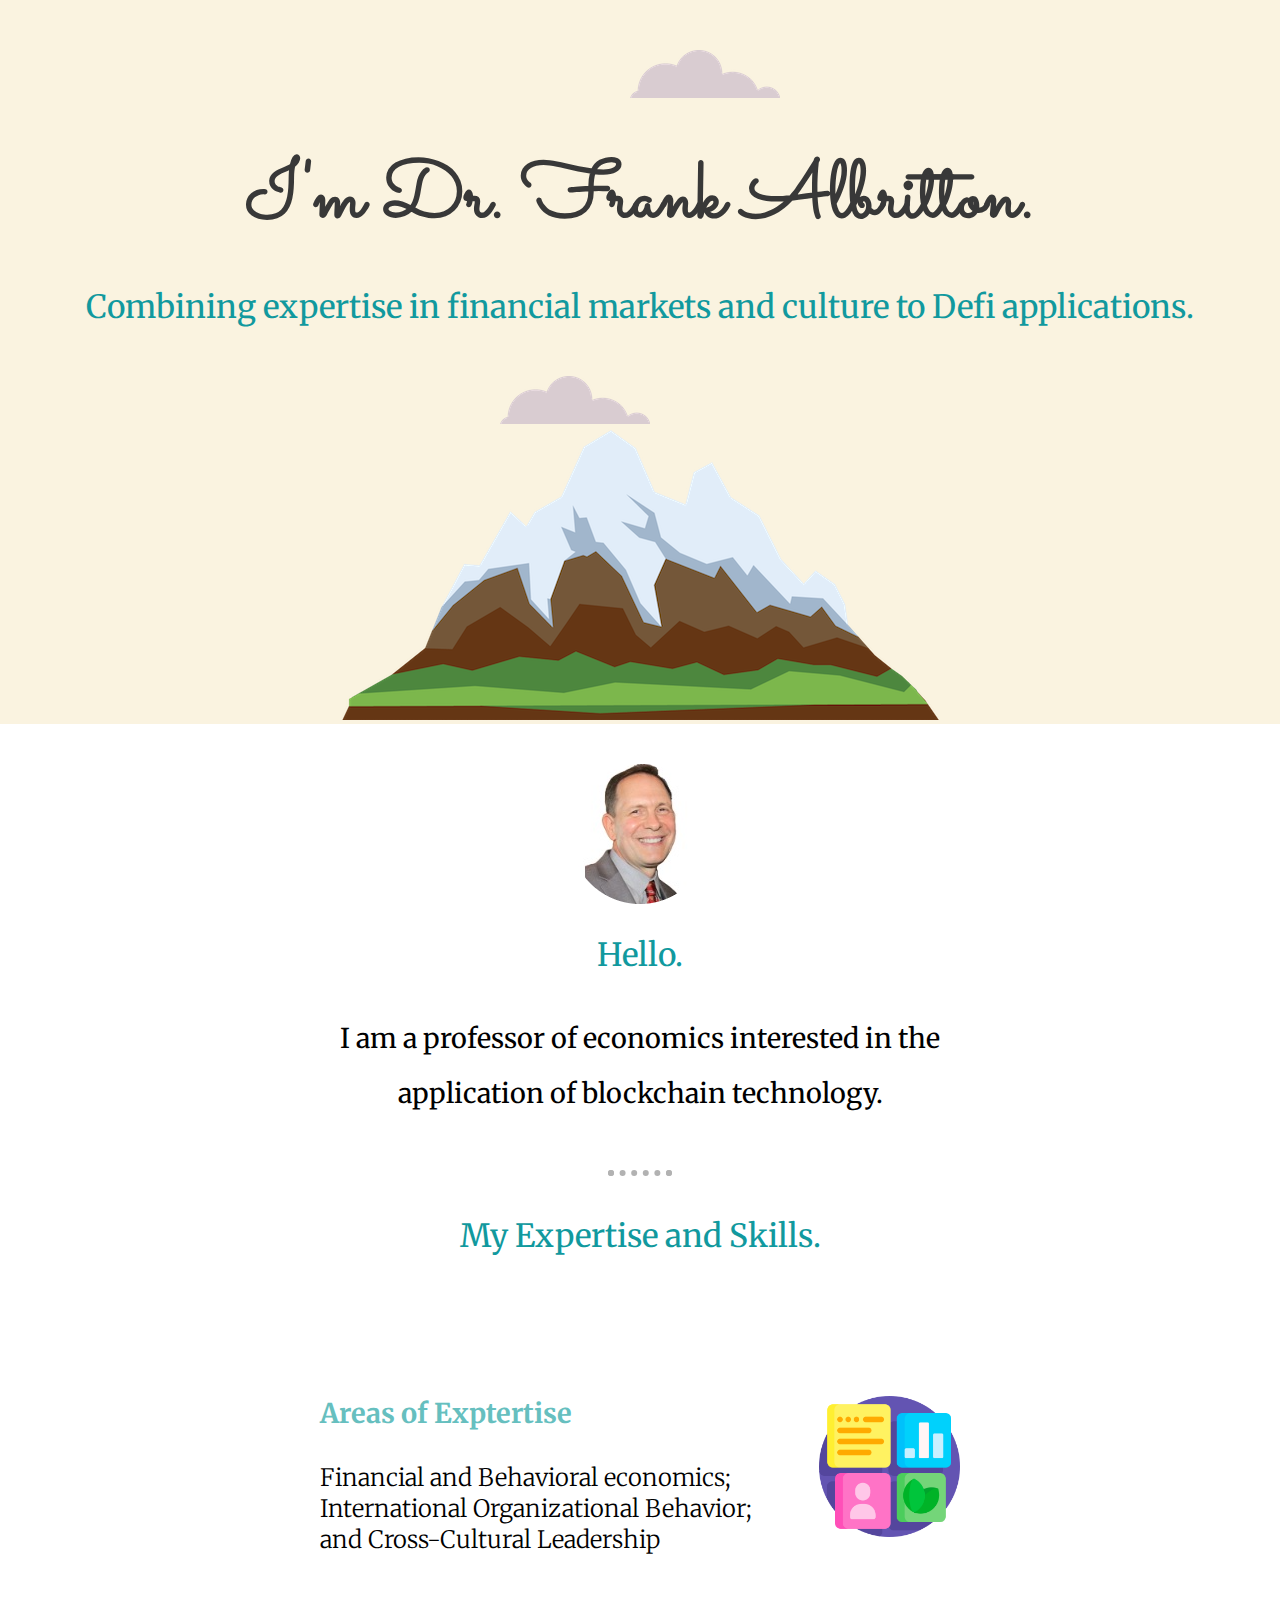
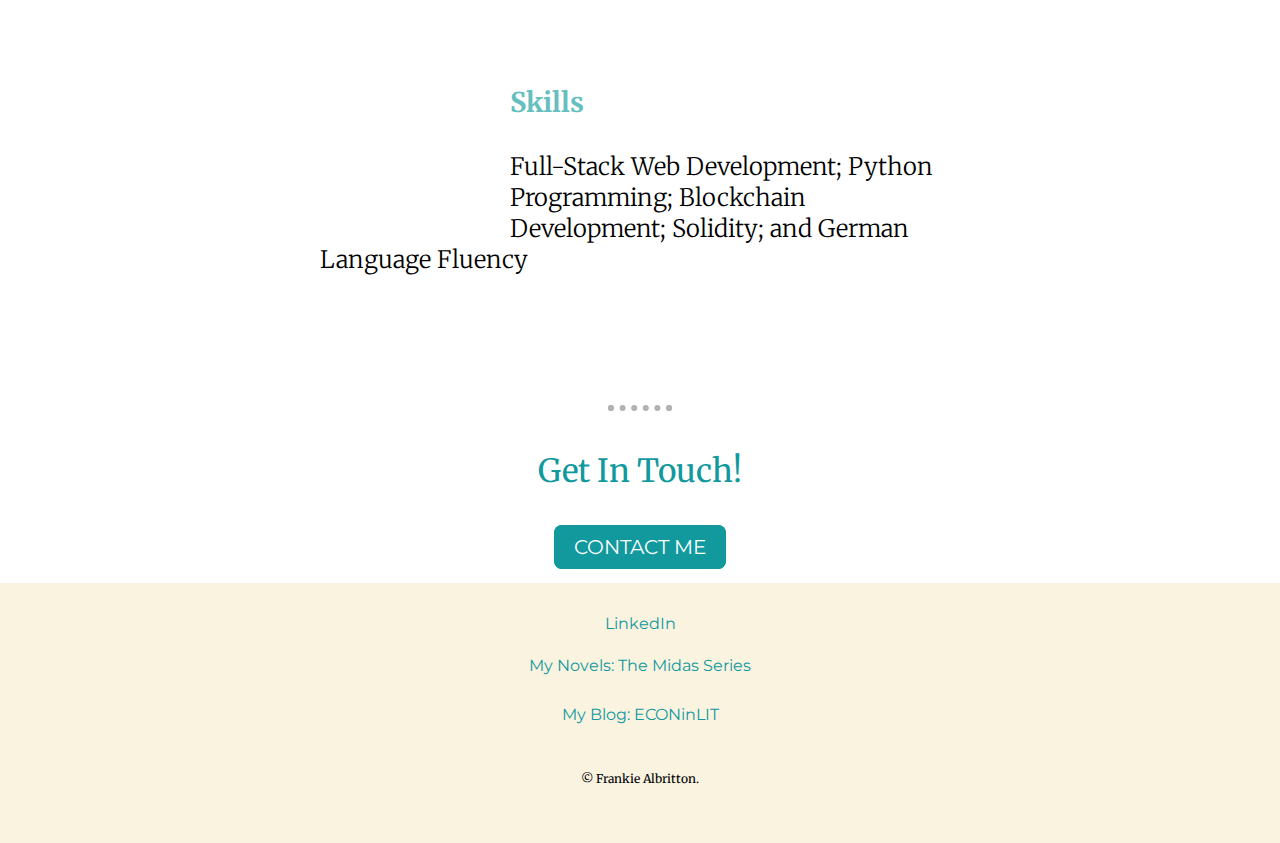
<file: index.html>
<!DOCTYPE html>
<html lang="en" dir="ltr">
  <head>
    <meta charset="utf-8">
    <title>Frankie Albritton</title>
    <link rel="stylesheet" href="css/styles.css">
    <link rel="icon" href="favicon.ico">
    <link rel="preconnect" href="https://fonts.googleapis.com">
    <link rel="preconnect" href="https://fonts.gstatic.com" crossorigin>
    <link href="https://fonts.googleapis.com/css2?family=Merriweather&family=Montserrat&family=Nanum+Gothic&family=Sacramento&display=swap" rel="stylesheet">
  </head>
  <body>
  <div class="top-container">
    <img class="top-cloud" src="images/cloud.png" alt="cloud_image">
    <h1>I'm Dr. Frank Albritton.</h1>
    <h2>Combining expertise in financial markets and culture to Defi applications.</h2></p>
    <img class="bottom-cloud" src="images/cloud.png" alt="cloud_image">
        <img src="images/mountain.png" alt="mountain_image">
  </div>
    <div class="middle-container">
    <div class="profile">
      <img class="personalphoto-img" src="images/myphotoresized.jpg" alt="Frankie Albritton Profile Picture">
      <h2>Hello.</h2>
      <p class="intro">I am a professor of economics interested in the application of blockchain technology.</p>
    </div>
    </div>
    <hr>
    <div class="skills">
      <h2>My Expertise and Skills.</h2>
      <div class="skill-row">
        <img class="chart-img" src="images/chart.png" alt="Bar Chart">
        <h3>Areas of Exptertise</h3>
        <p><h4>Financial and Behavioral economics; International Organizational Behavior; and Cross-Cultural Leadership</p></h4>
      </div>
    </div>
      <div class="skill-row">
        <iframe src="https://giphy.com/embed/W5UoBN0YMdT1QP8Yfr" frameBorder="0"
        class="giphy-embed" allowFullScreen></iframe><p><a
          href="https://giphy.com/gifs/bitcoin-visuals-network-W5UoBN0YMdT1QP8Yfr"></a></p>
  <h3>Skills</h3>
  <p><h4>Full-Stack Web Development; Python Programming; Blockchain Development; Solidity; and German Language Fluency
  </h4></p>
    </div>
  </div>
    <hr>
    <div class="contact-me">
      <h2>Get In Touch!</h2>
      <p>
      <a class="btn" href="mailto:albrittf2670@gmail.com">CONTACT ME</a>
    </div>
  </div>
  <div class="bottom-container">
    <a class="footer-link" href="https://www.linkedin.com/in/frankie-a-4262933b/">LinkedIn</a>
    <p>
    <a class="book-link" href="https://mailchi.mp/572ccf95f5cf/midas-series">My Novels: The Midas Series</a>
    <p>
    <a class="blog-link" href="https://econinlit.wordpress.com/">My Blog: ECONinLIT</a>
    <p class="copyright">© Frankie Albritton.</p>
  </div>
</file>
<file: css/styles.css>
body {
  margin: 0;
  text-align: center;
  font-family: 'Merriweather', sans-serif;
}
h1 {
  color: #383838;
  font-size: 5rem;
  line-height: 1.5;
  margin: 40px auto 0 auto;
  font-family: "Sacramento", cursive;
}
h2 {
  color: #11999E;
  font-weight: normal;
  font-size: 2rem;
  padding-bottom: 10px;
}
h3 {
  color: #66BFBF;
  font-size: 1.7rem;
}
h4 {
  font-size: 1.5rem;
  font-weight: lighter;
}
p {
  line-height: 2;
}
hr {
  border: dotted #B2B2B2 6px;
  border-bottom: none;
  width: 4%;
  margin: 40px auto;
}
a {
  Color: #11999e;
  font-family: "Montserrat", sans-serif;
  text-decoration: none;
}
  a:hover {
    color: #30e3cb;
  }
.top-container {
  background-color: #FAF3E0;
  position: relative;
  padding-top: 100px;
}
.middle-container {
  margin: 30px 0;
  padding: 10px 0;
}
.bottom-container {
  background-color: #FAF3E0;
  padding: 30px 0 20px;
}
  .skill-row {
    width: 50%;
    margin: 130px auto 130px auto;
    text-align: left;
}
.Defi {
}
.intro {
  font-size: 1.7rem;
  width: 50%;
  margin: auto;
}
.contact-me {
  width: 40%
  margin: 40px auto 60px;
}
.copyright {
  font-size: 0.75rem;
  padding: 20px 0;
}
.top-cloud {
  position: absolute;
  right: 500px;
  top: 50px;
}
.bottom-cloud {
  position: absolute;
  left: 500px;
  bottom: 300px;
  }

  .chart-img {
    width: 20%;
    width: 22%;
    float: right;
    margin-left: 30px;

  }
  .giphy-embed {
    width: 25%;
    float: left;
    margin-right: 30px;
  }
  .btn {
  background: #11999E;
  background-image: -webkit-linear-gradient(top, #11999E, #11999E);
  background-image: -moz-linear-gradient(top, #11999E, #11999E);
  background-image: -ms-linear-gradient(top, #11999E, #11999E);
  background-image: -o-linear-gradient(top, #11999E, #11999E);
  background-image: linear-gradient(to bottom, #11999E, #11999E);
  -webkit-border-radius: 8;
  -moz-border-radius: 8;
  border-radius: 8px;
  font-family: "Montserrat", sans-serif;
  color: #ffffff;
  font-size: 20px;
  padding: 10px 20px 10px 20px;
  text-decoration: none;
}
.btn:hover {
  background: #32e3d4;
  background-image: -webkit-linear-gradient(top, #32e3d4, #ffffff);
  background-image: -moz-linear-gradient(top, #32e3d4, #ffffff);
  background-image: -ms-linear-gradient(top, #32e3d4, #ffffff);
  background-image: -o-linear-gradient(top, #32e3d4, #ffffff);
  background-image: linear-gradient(to bottom, #32e3d4, #ffffff);
  text-decoration: none;
}
</file>
